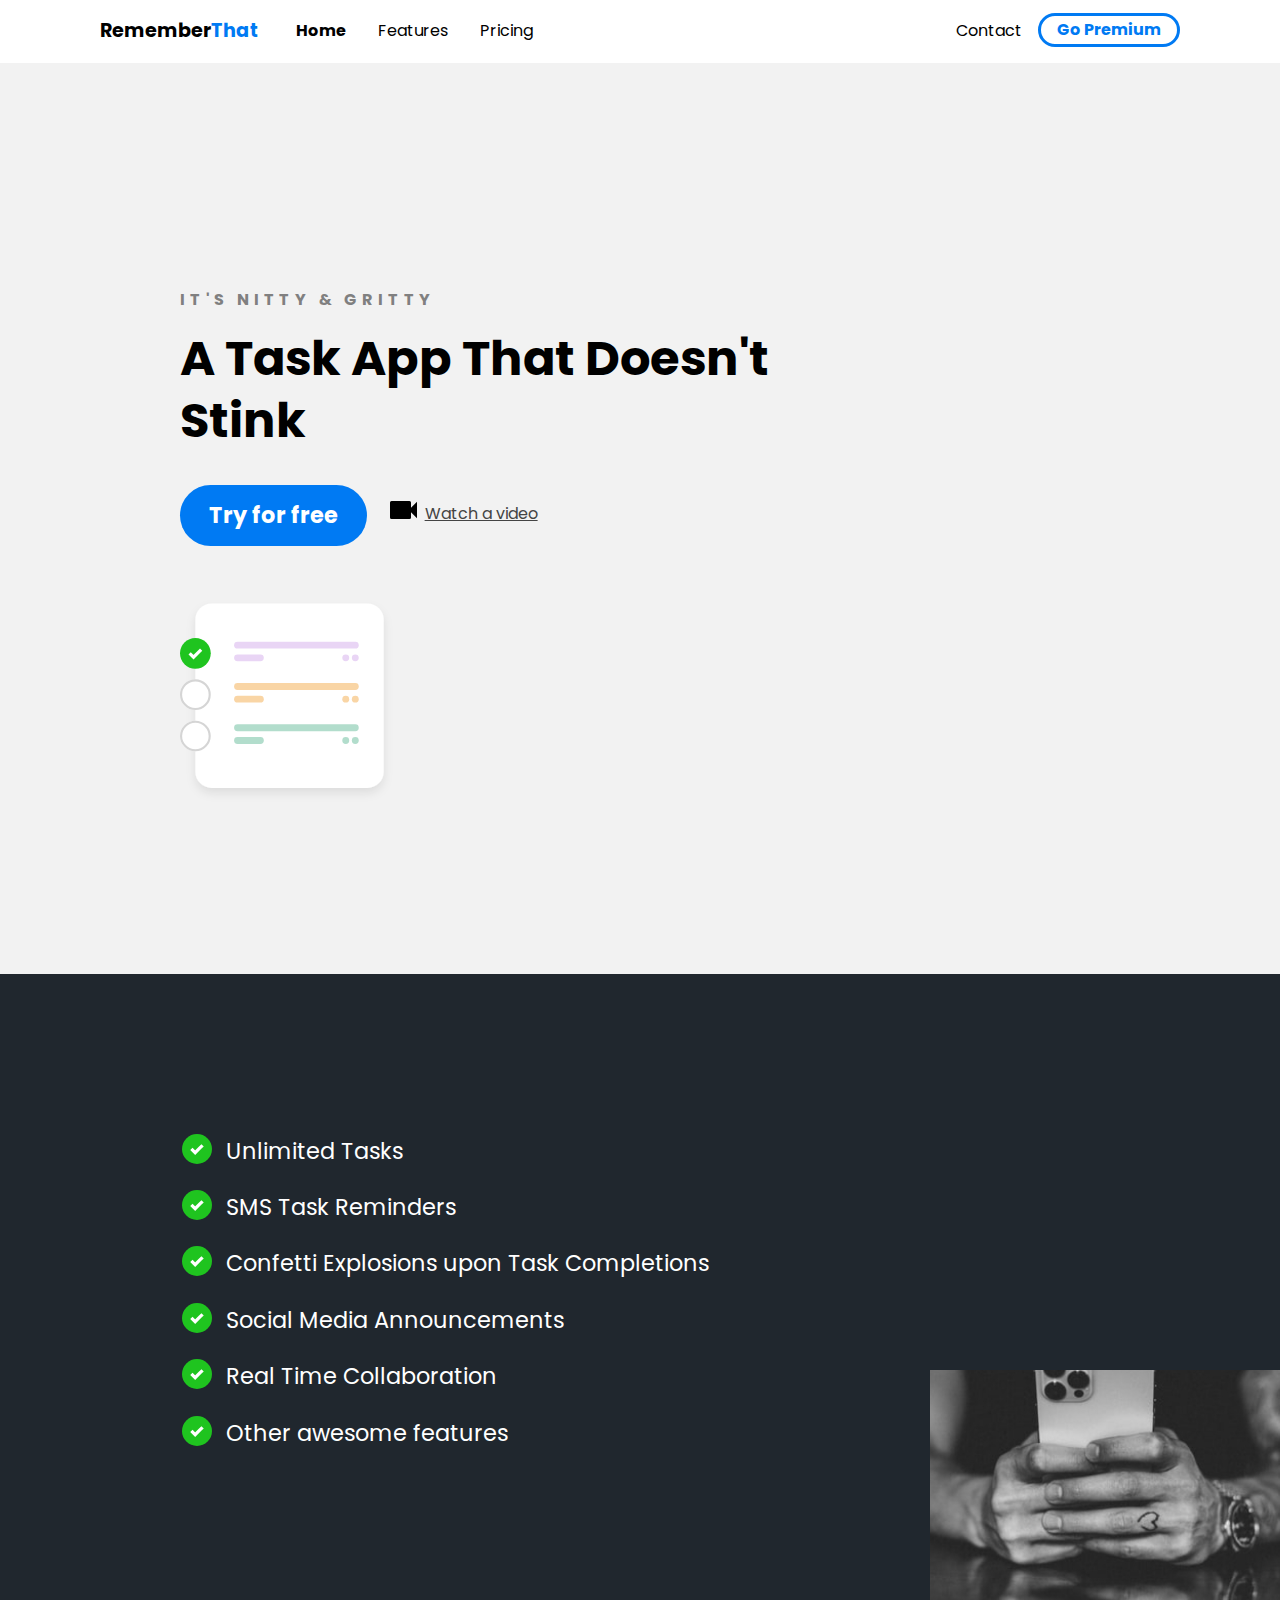
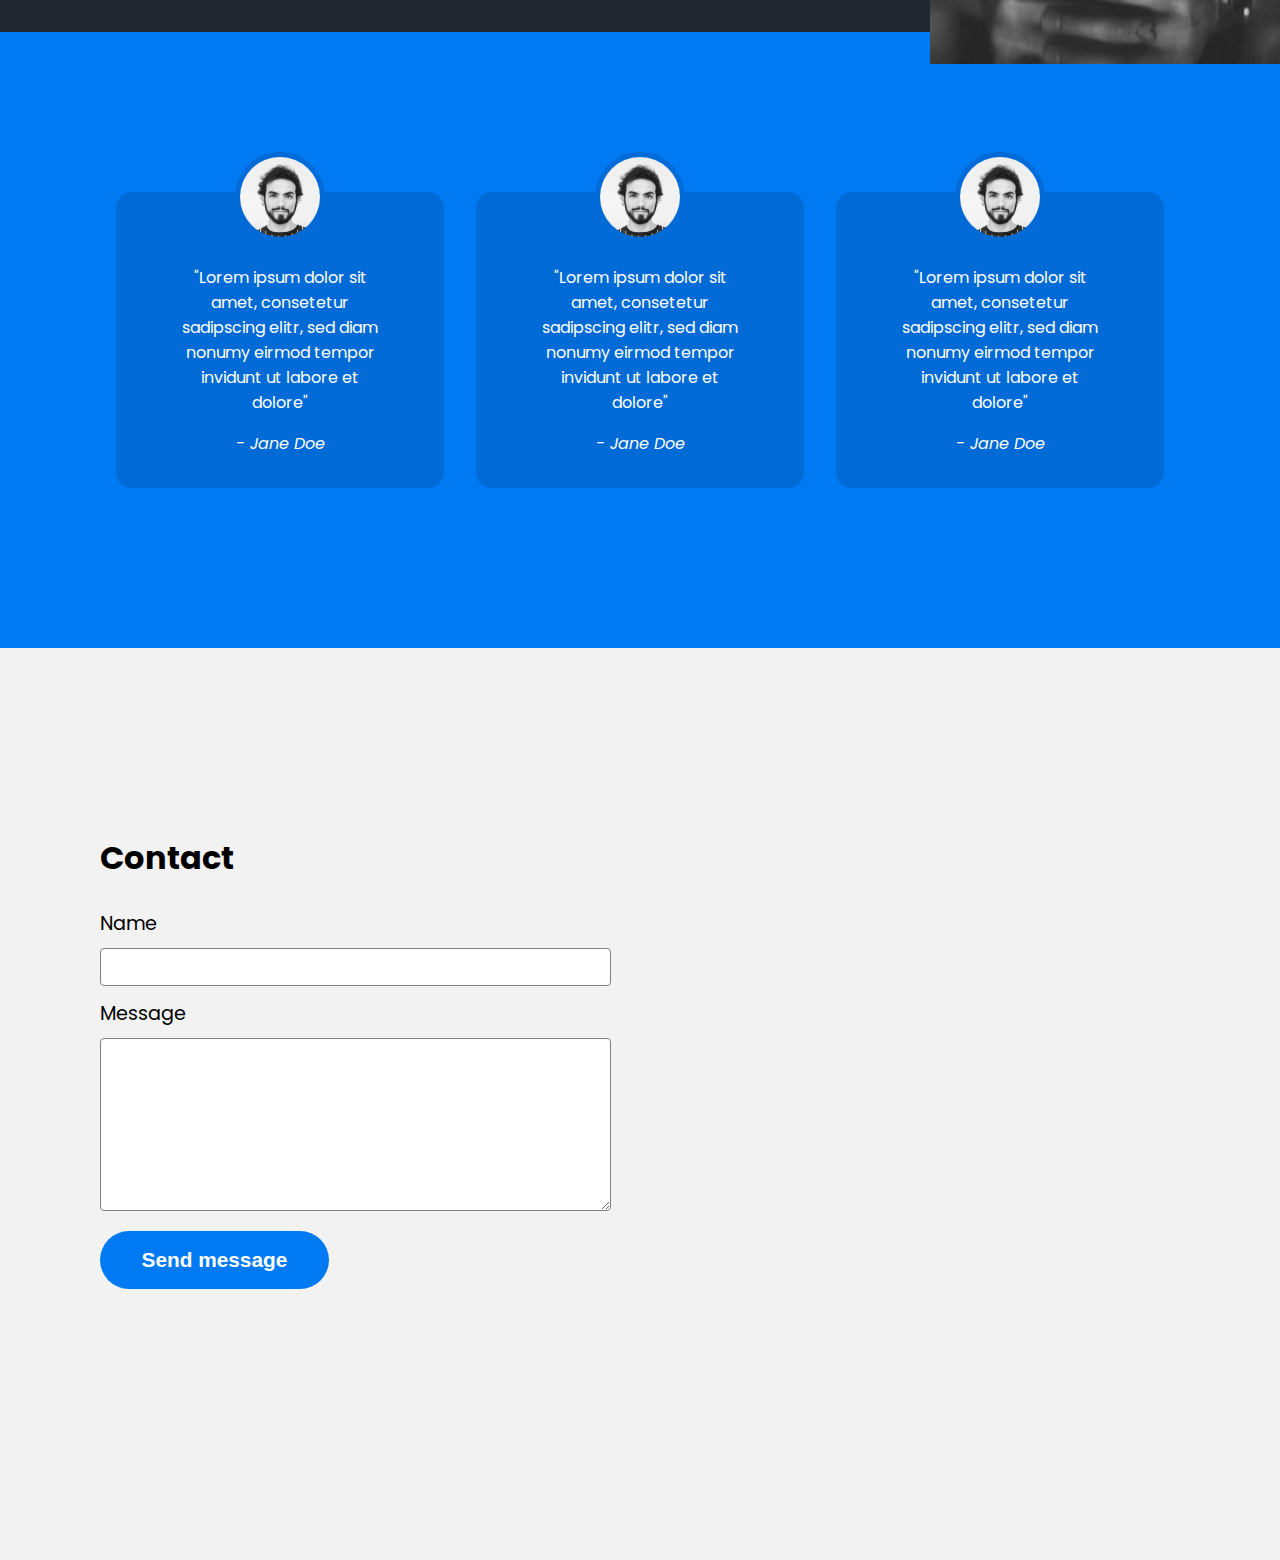
<file: 2021frontend1/index.html>
<!DOCTYPE html>
<html lang="en">

<head>
    <meta charset="UTF-8">
    <meta name="viewport" content="width=device-width, initial-scale=1.0">
    <title>The 2021 Frontend Developer Crash Course</title>
    <link rel="stylesheet" href="css/main.css">
</head>

<body>
    <div class="navbar">
        <div class="container">
            <a class="logo" href="#">Remember<span>That</span></a>

            <img id="mobile-cta" class="mobile-menu" src="images/menu.svg" alt="Open Navigation">

            <nav>
                <img id="mobile-exit" class="mobile-menu-exit" src="images/exit.svg" alt="Close Navigation">

                <ul class="primary-nav">
                    <li class="current"><a href="#">Home</a></li>
                    <li><a href="#">Features</a></li>
                    <li><a href="#">Pricing</a></li>
                </ul>

                <ul class="secondary-nav">
                    <li><a href="#">Contact</a></li>
                    <li class="go-premium-cta"><a href="#">Go Premium</a></li>
                </ul>
            </nav>
        </div>
    </div>

    <section class="hero">
        <div class="container">
            <div class="left-col">
                <p class="subhead">It's Nitty &amp; Gritty</p>
                <h1>A Task App That Doesn't Stink</h1>

                <div class="hero-cta">
                    <a href="#" class="primary-cta">Try for free</a>
                    <a href="#" class="watch-video-cta">
                        <img src="images/watch.svg" alt="Watch a video">Watch a video
                    </a>
                </div>


                <img src="images/illustration.svg" class="hero-img" alt="Illustration">
            </div>
    </section>

    <section class="features-section">
        <div class="container">
            <ul class="features-list">
                <li>Unlimited Tasks</li>
                <li>SMS Task Reminders</li>
                <li>Confetti Explosions upon Task Completions</li>
                <li>Social Media Announcements</li>
                <li>Real Time Collaboration</li>
                <li>Other awesome features</li>
            </ul>

            <img src="images/holding-phone.jpg" alt="Man holding phone">
        </div>
    </section>

    <section class="testimonials-section">
        <div class="container">
            <ul>
                <li>
                    <img src="images/person.jpg" alt="Person">

                    <blockquote>"Lorem ipsum dolor sit amet, consetetur sadipscing elitr, sed diam nonumy eirmod tempor invidunt ut labore et dolore"</blockquote>
                    <cite>- Jane Doe</cite>
                </li>
                <li>
                    <img src="images/person.jpg" alt="Person">

                    <blockquote>"Lorem ipsum dolor sit amet, consetetur sadipscing elitr, sed diam nonumy eirmod tempor invidunt ut labore et dolore"</blockquote>
                    <cite>- Jane Doe</cite>
                </li>
                <li>
                    <img src="images/person.jpg" alt="Person">

                    <blockquote>"Lorem ipsum dolor sit amet, consetetur sadipscing elitr, sed diam nonumy eirmod tempor invidunt ut labore et dolore"</blockquote>
                    <cite>- Jane Doe</cite>
                </li>
            </ul>
        </div>
    </section>

    <section class="contact-section">
        <div class="container">
            <div class="contact-left">
                <h2>Contact</h2>

                <form action="">
                    <label for="name">Name</label>
                    <input type="text" id="name" name="name">

                    <label for="message">Message</label>
                    <textarea name="message" id="message" cols="30" rows="10"></textarea>

                    <input type="submit" class="send-message-cta" value="Send message">
                </form>
            </div>
            <div class="contact-right">
                <iframe src="https://www.google.com/maps/embed?pb=!1m18!1m12!1m3!1d26430.393553120906!2d-118.43209796322542!3d34.10028430183922!2m3!1f0!2f0!3f0!3m2!1i1024!2i768!4f13.1!3m3!1m2!1s0x80c2bc35fbd217ef%3A0xcf1ef9352700d95c!2sBeverly%20Hills%2C%20CA%2090210!5e0!3m2!1sen!2sus!4v1611702818717!5m2!1sen!2sus"
                    width="600" height="450" frameborder="0" style="border:0;" allowfullscreen="" aria-hidden="false" tabindex="0"></iframe>
            </div>

        </div>
    </section>

    <script>
        const mobileBtn = document.getElementById('mobile-cta')
        nav = document.querySelector('nav')
        mobileBtnExit = document.getElementById('mobile-exit');

        mobileBtn.addEventListener('click', () => {
            nav.classList.add('menu-btn');
        })

        mobileBtnExit.addEventListener('click', () => {
            nav.classList.remove('menu-btn');
        })
    </script>

</body>

</html>
</file>
<file: 2021frontend1/css/main.css>
@import url("https://fonts.googleapis.com/css2?family=Poppins:wght@400;700&display=swap");
:root {
  --primary-color: #007AF3;
}

body {
  background: #F2F2F2;
  margin: 0;
  font-family: 'Poppins';
}

.navbar {
  background: white;
  padding: 1em;
}

.navbar .logo {
  text-decoration: none;
  font-weight: bold;
  color: black;
  font-size: 1.2em;
}

.navbar .logo span {
  color: var(--primary-color);
}

.navbar nav {
  display: none;
}

.navbar .container {
  display: -webkit-box;
  display: -ms-flexbox;
  display: flex;
  place-content: space-between;
}

.navbar .mobile-menu {
  cursor: pointer;
}

a {
  color: #444444;
}

ul {
  list-style-type: none;
  margin: 0;
  padding: 0;
}

section {
  padding: 5em 2em;
}

.hero {
  text-align: center;
}

.left-col .subhead {
  text-transform: uppercase;
  font-weight: bold;
  color: gray;
  letter-spacing: .3em;
}

.left-col h1 {
  font-size: 2.5em;
  line-height: 1.3em;
  margin-top: .2em;
}

.left-col .primary-cta {
  background: var(--primary-color);
  color: white;
  text-decoration: none;
  padding: .6em 1.3em;
  font-size: 1.4em;
  border-radius: 5em;
  font-weight: bold;
  display: inline-block;
}

.left-col .watch-video-cta {
  display: block;
  margin-top: 1em;
}

.left-col .watch-video-cta img {
  margin-right: .5em;
}

.hero-img {
  width: 70%;
  margin-top: 3em;
}

section.features-section {
  background: #20272E;
  color: white;
}

ul.features-list {
  margin: 0;
  padding-left: .1em;
  display: -ms-grid;
  display: grid;
  -ms-grid-columns: (minmax(19rem, 1fr))[auto-fit];
      grid-template-columns: repeat(auto-fit, minmax(19rem, 1fr));
}

ul.features-list li {
  font-size: 1.1em;
  margin-bottom: 1em;
  margin-left: 2em;
  position: relative;
}

ul.features-list li:before {
  content: '';
  left: -2em;
  position: absolute;
  width: 20px;
  height: 20px;
  background-image: url("../images/bullet.svg");
  background-size: contain;
  margin-right: .5em;
}

.features-section img {
  display: none;
}

.testimonials-section {
  background: var(--primary-color);
  color: white;
}

.testimonials-section li {
  background: #006BD6;
  text-align: center;
  padding: 2em 1em;
  width: 80%;
  margin: 0 auto 5em auto;
  border-radius: 1em;
}

.testimonials-section li img {
  width: 5em;
  height: 5em;
  border: 5px solid #006BD6;
  border-radius: 50%;
  margin-top: -4.5em;
}

h2 {
  font-size: 2em;
}

label {
  display: block;
  font-size: 1.2em;
  margin-bottom: .5em;
}

input, textarea {
  width: 100%;
  padding: .8em;
  margin-bottom: 1em;
  border-radius: .3em;
  border: 1px solid gray;
  -webkit-box-sizing: border-box;
          box-sizing: border-box;
}

input[type="submit"] {
  background-color: var(--primary-color);
  color: white;
  font-weight: bold;
  font-size: 1.3em;
  border: none;
  margin-bottom: 5em;
  border-radius: 5em;
  display: inline-block;
  padding: .8em 2em;
  width: unset;
  cursor: pointer;
}

iframe {
  width: 100%;
  height: 300px;
}

nav.menu-btn {
  display: block;
}

nav {
  position: fixed;
  z-index: 999;
  width: 66%;
  right: 0;
  top: 0;
  background: #20272E;
  height: 100vh;
  padding: 1em;
}

nav ul.primary-nav {
  margin-top: 5em;
}

nav li a {
  color: white;
  text-decoration: none;
  display: block;
  padding: .5em;
  font-size: 1.3em;
  text-align: right;
}

nav li a:hover {
  font-weight: bold;
}

.mobile-menu-exit {
  float: right;
  margin: .5em;
  cursor: pointer;
}

@media only screen and (min-width: 768px) {
  .mobile-menu, .mobile-menu-exit {
    display: none;
  }
  .navbar .container {
    display: -ms-grid;
    display: grid;
    -ms-grid-columns: 180px auto;
        grid-template-columns: 180px auto;
    -webkit-box-pack: unset;
        -ms-flex-pack: unset;
            justify-content: unset;
  }
  .navbar nav {
    display: -webkit-box;
    display: -ms-flexbox;
    display: flex;
    -webkit-box-pack: justify;
        -ms-flex-pack: justify;
            justify-content: space-between;
    background: none;
    position: unset;
    height: auto;
    width: 100%;
    padding: 0;
  }
  .navbar nav ul {
    display: -webkit-box;
    display: -ms-flexbox;
    display: flex;
  }
  .navbar nav a {
    color: black;
    font-size: 1em;
    padding: .1em 1em;
  }
  .navbar nav ul.primary-nav {
    margin: 0;
  }
  .navbar nav li.current a {
    font-weight: bold;
  }
  .navbar nav li.go-premium-cta a {
    color: var(--primary-color);
    border: 3px solid var(--primary-color);
    font-weight: bold;
    border-radius: 5em;
    margin-top: -.2em;
  }
  .navbar nav li.go-premium-cta a:hover {
    background: var(--primary-color);
    color: white;
  }
}

@media only screen and (min-width: 1080px) {
  .container {
    width: 1080px;
    margin: 0 auto;
  }
  section {
    padding: 10em 4em;
  }
  .hero .container {
    display: -webkit-box;
    display: -ms-flexbox;
    display: flex;
    -webkit-box-pack: justify;
        -ms-flex-pack: justify;
            justify-content: space-between;
    text-align: left;
  }
  .hero .container .left-col {
    margin: 3em 3em 0 5em;
  }
  .hero .container .left-col h1 {
    font-size: 3em;
    width: 90%;
  }
  .hero-img {
    width: 30%;
    margin-right: 8em;
  }
  .hero-cta {
    display: -webkit-box;
    display: -ms-flexbox;
    display: flex;
  }
  .primary-cta {
    margin-right: 1em;
  }
  ul.features-list {
    display: block;
    margin-left: 5em;
  }
  ul.features-list li {
    font-size: 1.4em;
  }
  ul.features-list li:before {
    width: 30px;
    height: 30px;
  }
  .features-section {
    position: relative;
  }
  .features-section img {
    display: block;
    position: absolute;
    right: 0;
    width: 350px;
    bottom: -2em;
  }
  .testimonials-section ul {
    display: -webkit-box;
    display: -ms-flexbox;
    display: flex;
  }
  .testimonials-section ul li {
    margin: 0 1em;
  }
  .contact-section {
    position: relative;
  }
  .contact-section .container {
    display: -webkit-box;
    display: -ms-flexbox;
    display: flex;
  }
  .contact-right {
    position: absolute;
    right: 0;
    top: 0;
    width: 45%;
    height: 100%;
  }
  .contact-right iframe {
    height: 100%;
  }
}

@media only screen and (min-width: 1450px) {
  .features-section:before {
    content: '';
    position: absolute;
    width: 10%;
    height: 20em;
    background: var(--primary-color);
    left: 0;
    top: -4em;
  }
  .features-section:after {
    content: '';
    position: absolute;
    width: 200px;
    height: 20em;
    background: url("../images/dots.svg") no-repeat;
    left: 4.5em;
    top: 2em;
  }
}
/*# sourceMappingURL=main.css.map */
</file>
